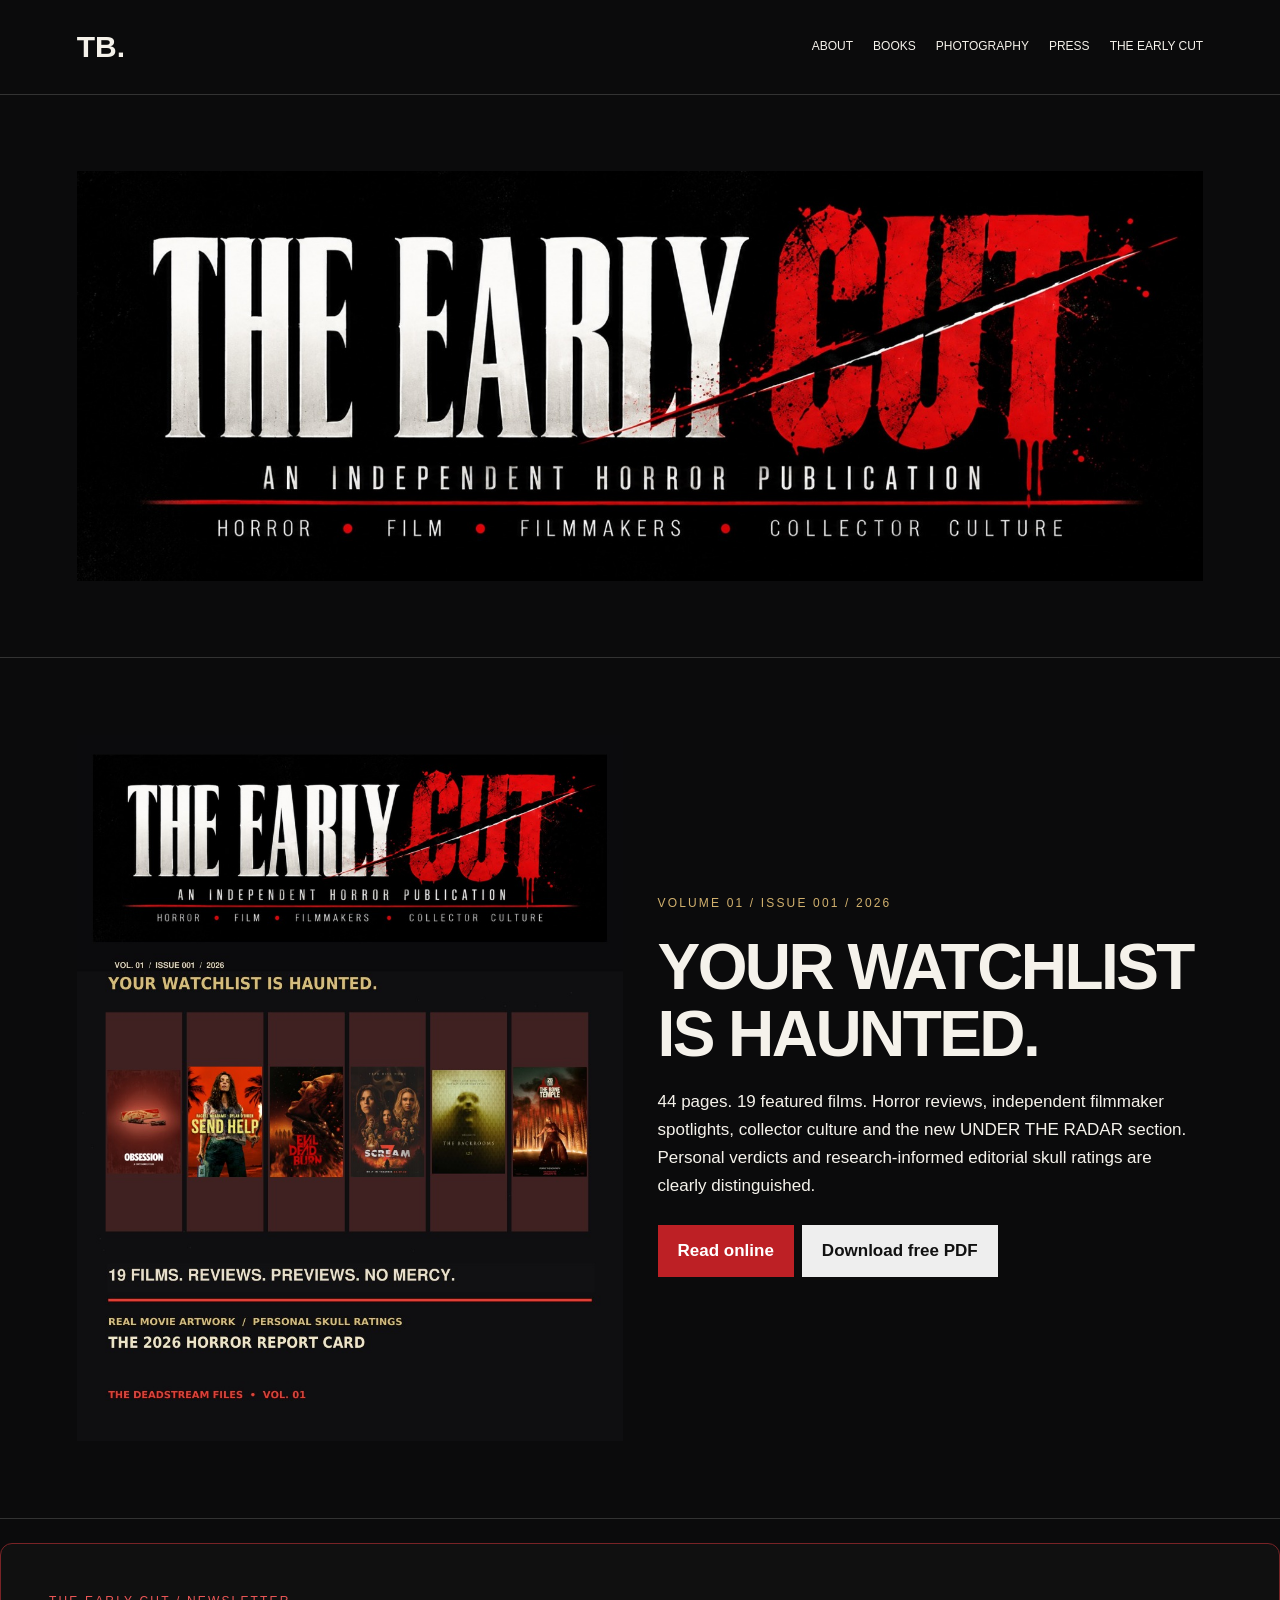
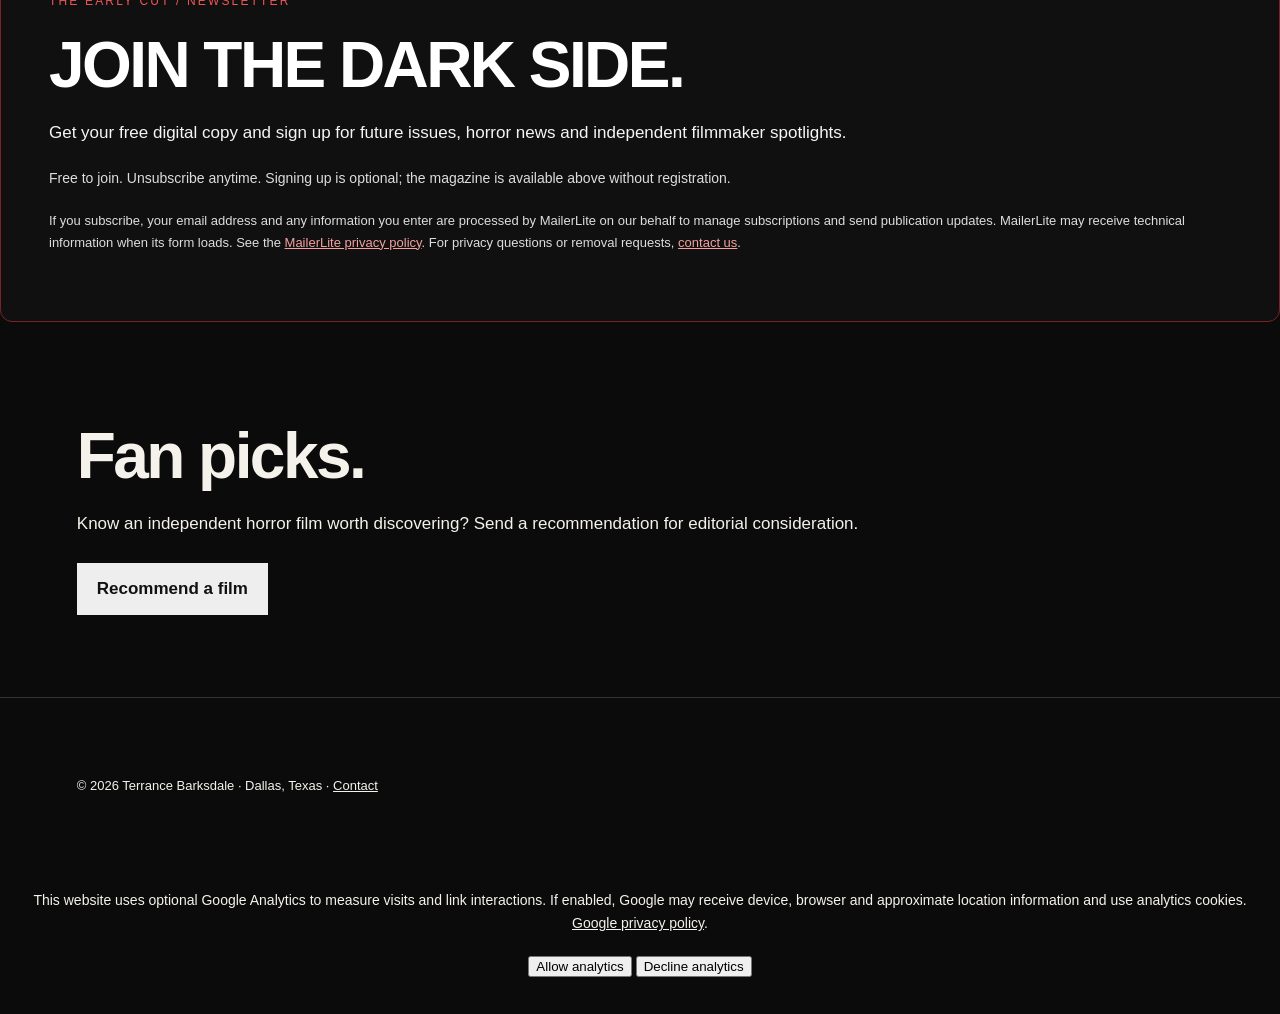
<file: early-cut.html>
<!doctype html><html lang="en"><head><meta charset="utf-8"><meta name="viewport" content="width=device-width,initial-scale=1"><title>THE EARLY CUT | Independent Horror Publication</title><meta name="description" content="Issue 001 of THE EARLY CUT: horror reviews, filmmaker spotlights and collector culture."><link rel="canonical" href="https://terrancebarksdale.github.io/early-cut.html"><link rel="stylesheet" href="style.css"><!-- Google Analytics: load only after visitor consent -->
<script>
function enableAnalytics(){
 if(window.analyticsEnabled)return;
 window['ga-disable-G-5J63CN65SB']=false;
 window.analyticsEnabled=true;
 window.dataLayer=window.dataLayer||[];
 function gtag(){dataLayer.push(arguments);}
 gtag('js',new Date());
 gtag('config','G-5J63CN65SB');
 var script=document.createElement('script');
 script.async=true;
 script.src='https://www.googletagmanager.com/gtag/js?id=G-5J63CN65SB';
 document.head.appendChild(script);
}
</script>
<!-- MailerLite Universal -->
<script>
(function(w,d,e,u,f,l,n){w[f]=w[f]||function(){(w[f].q=w[f].q||[]).push(arguments);},l=d.createElement(e),l.async=1,l.src=u,n=d.getElementsByTagName(e)[0],n.parentNode.insertBefore(l,n);})(window,document,'script','https://assets.mailerlite.com/js/universal.js','ml');
ml('account', '2829560');
</script>
<!-- End MailerLite Universal -->
</head><body><header><a href="index.html" style="font-size:30px;font-weight:900;text-decoration:none">TB.</a><nav><a href="index.html#about">About</a><a href="index.html#books">Books</a><a href="index.html#photography">Photography</a><a href="index.html#press">Press</a><a href="early-cut.html">The Early Cut</a></nav></header><main><section><img class="banner" src="assets/the-early-cut-banner.jpg" alt="The Early Cut independent horror publication"></section><section class="split"><img src="assets/the-early-cut-issue-001.jpg" alt="Issue 001 cover"><div><p class="eyebrow">Volume 01 / Issue 001 / 2026</p><h2>YOUR WATCHLIST IS HAUNTED.</h2><p>44 pages. 19 featured films. Horror reviews, independent filmmaker spotlights, collector culture and the new UNDER THE RADAR section. Personal verdicts and research-informed editorial skull ratings are clearly distinguished.</p><a class="button red" href="the-early-cut-issue-001.pdf" data-magazine-event="magazine_read_click" target="_blank" rel="noopener">Read online</a><a class="button" href="the-early-cut-issue-001.pdf" data-magazine-event="magazine_download_click" download>Download free PDF</a></div></section><section id="subscribe" style="background:#101010;color:#f5f5f5;border:1px solid #792326;border-radius:12px;padding:clamp(20px,5vw,48px);margin:24px 0;">
<p class="eyebrow" style="color:#ed5757;">THE EARLY CUT / NEWSLETTER</p>
<h2 style="color:#fff;">JOIN THE DARK SIDE.</h2>
<p>Get your free digital copy and sign up for future issues, horror news and independent filmmaker spotlights.</p>
<div class="ml-embedded" data-form="8EUhbO"></div>
<p style="font-size:14px;color:#ddd;">Free to join. Unsubscribe anytime. Signing up is optional; the magazine is available above without registration.</p>
<p style="font-size:13px;color:#ddd;">If you subscribe, your email address and any information you enter are processed by MailerLite on our behalf to manage subscriptions and send publication updates. MailerLite may receive technical information when its form loads. See the <a style="color:#f5a0a0;" href="https://www.mailerlite.com/legal/privacy-policy">MailerLite privacy policy</a>. For privacy questions or removal requests, <a style="color:#f5a0a0;" href="mailto:tb7021000@gmail.com">contact us</a>.</p>
</section><section><h2>Fan picks.</h2><p>Know an independent horror film worth discovering? Send a recommendation for editorial consideration.</p><a class="button" href="mailto:tb7021000@gmail.com?subject=The%20Early%20Cut%20Fan%20Picks">Recommend a film</a></section></main><footer>© 2026 Terrance Barksdale · Dallas, Texas · <a href="mailto:tb7021000@gmail.com">Contact</a></footer><div id="analytics-preferences" style="padding:16px;text-align:center;font-size:14px;">
<p>This website uses optional Google Analytics to measure visits and link interactions. If enabled, Google may receive device, browser and approximate location information and use analytics cookies. <a href="https://policies.google.com/privacy">Google privacy policy</a>.</p>
<button type="button" id="analytics-accept">Allow analytics</button> <button type="button" id="analytics-decline">Decline analytics</button>
<p id="analytics-status" aria-live="polite"></p>
</div>
<script>
(function(){
 var key='site-analytics-consent';
 function get(){try{return localStorage.getItem(key);}catch(e){return null;}}
 function set(v){try{localStorage.setItem(key,v);}catch(e){}}
 var status=document.getElementById('analytics-status');
 if(get()==='yes'){enableAnalytics();status.textContent='Analytics enabled.';}
 if(get()==='no')status.textContent='Analytics declined.';
 document.getElementById('analytics-accept').onclick=function(){set('yes');enableAnalytics();status.textContent='Analytics enabled.';};
 document.getElementById('analytics-decline').onclick=function(){set('no');window['ga-disable-G-5J63CN65SB']=true;document.cookie.split(';').forEach(function(c){var n=c.split('=')[0].trim();if(n==='_ga'||n.indexOf('_ga_')===0){document.cookie=n+'=; Max-Age=0; path=/';document.cookie=n+'=; Max-Age=0; path=/; domain='+location.hostname;}});status.textContent='Analytics declined.';if(window.analyticsEnabled)location.reload();};
})();
</script>
<script>
document.addEventListener('click',function(e){
 var a=e.target.closest('a[data-magazine-event]');
 if(!a || !window.analyticsEnabled || window['ga-disable-G-5J63CN65SB'])return;
 try{if(localStorage.getItem('site-analytics-consent')!=='yes')return;}catch(err){return;}
 (function(){window.dataLayer.push(arguments);})('event',a.dataset.magazineEvent,{magazine_issue:'001',link_url:a.href});
});
</script>
</body></html>
</file>
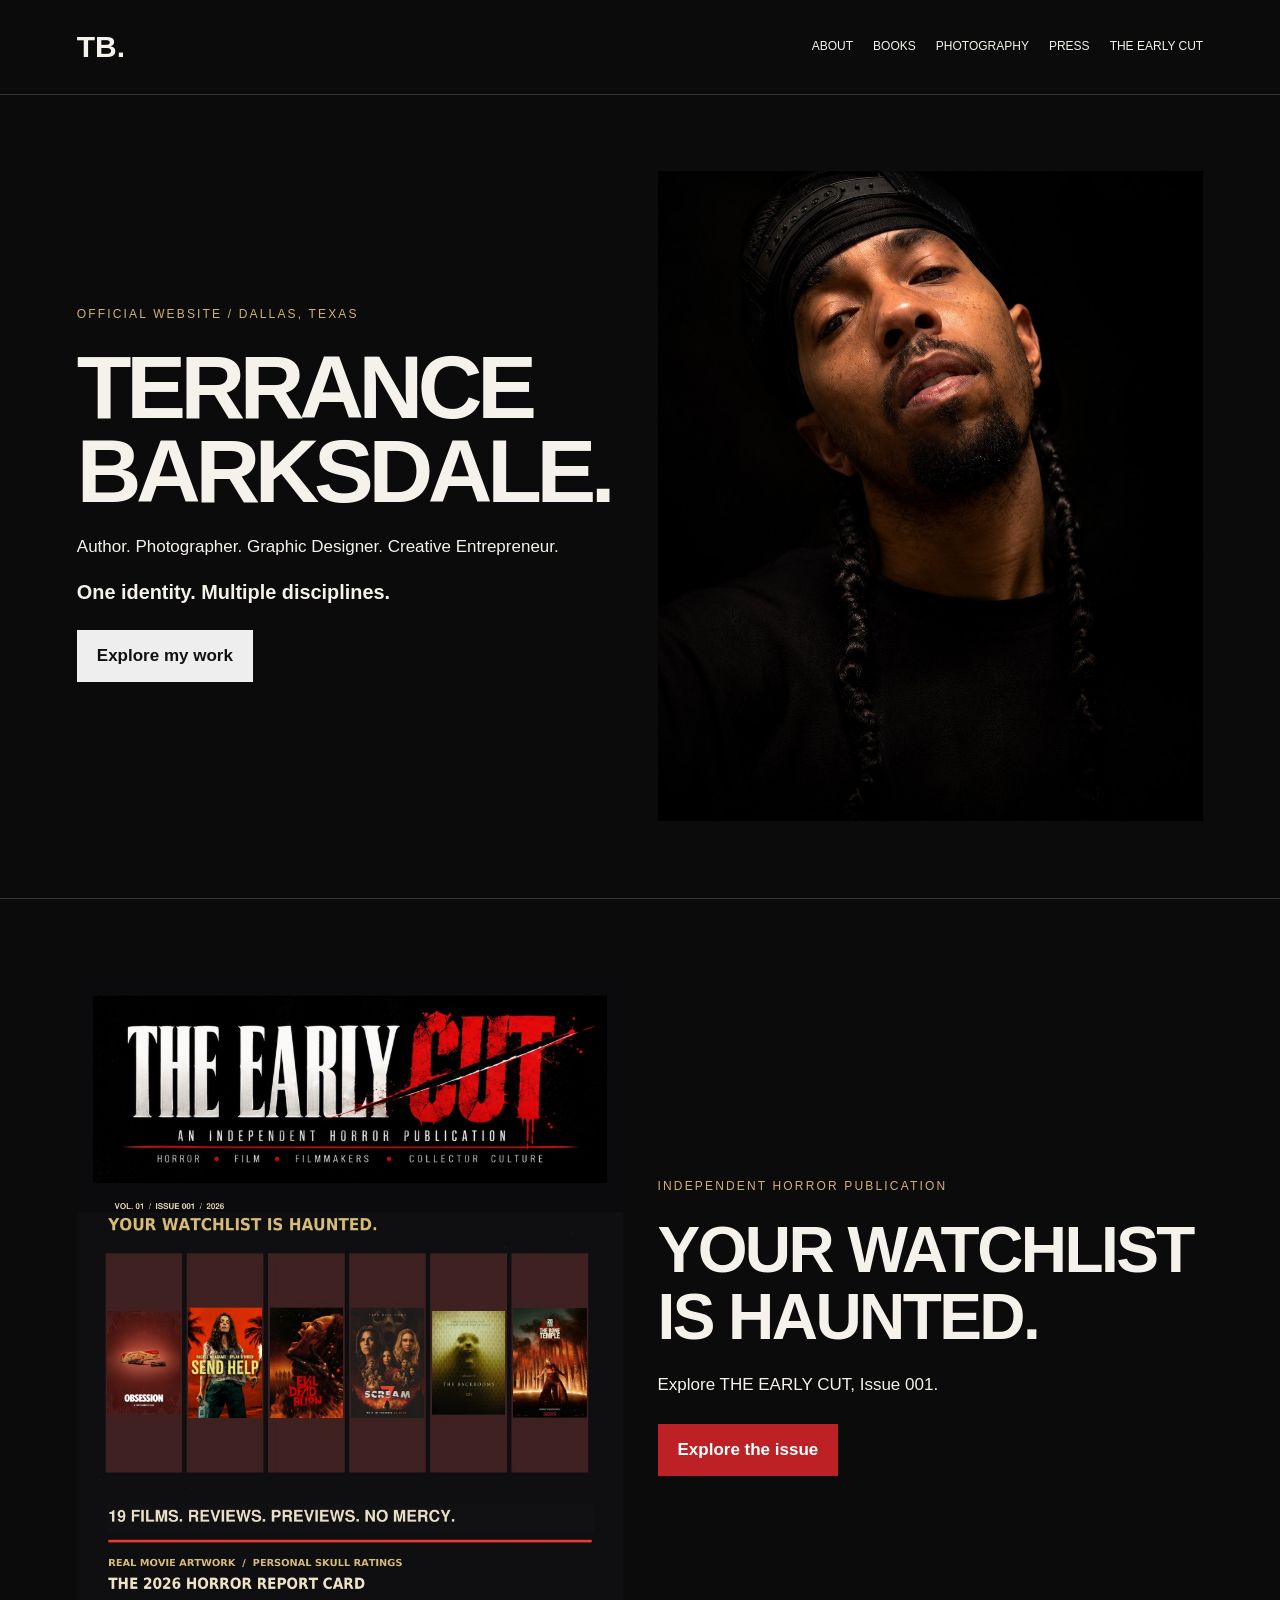
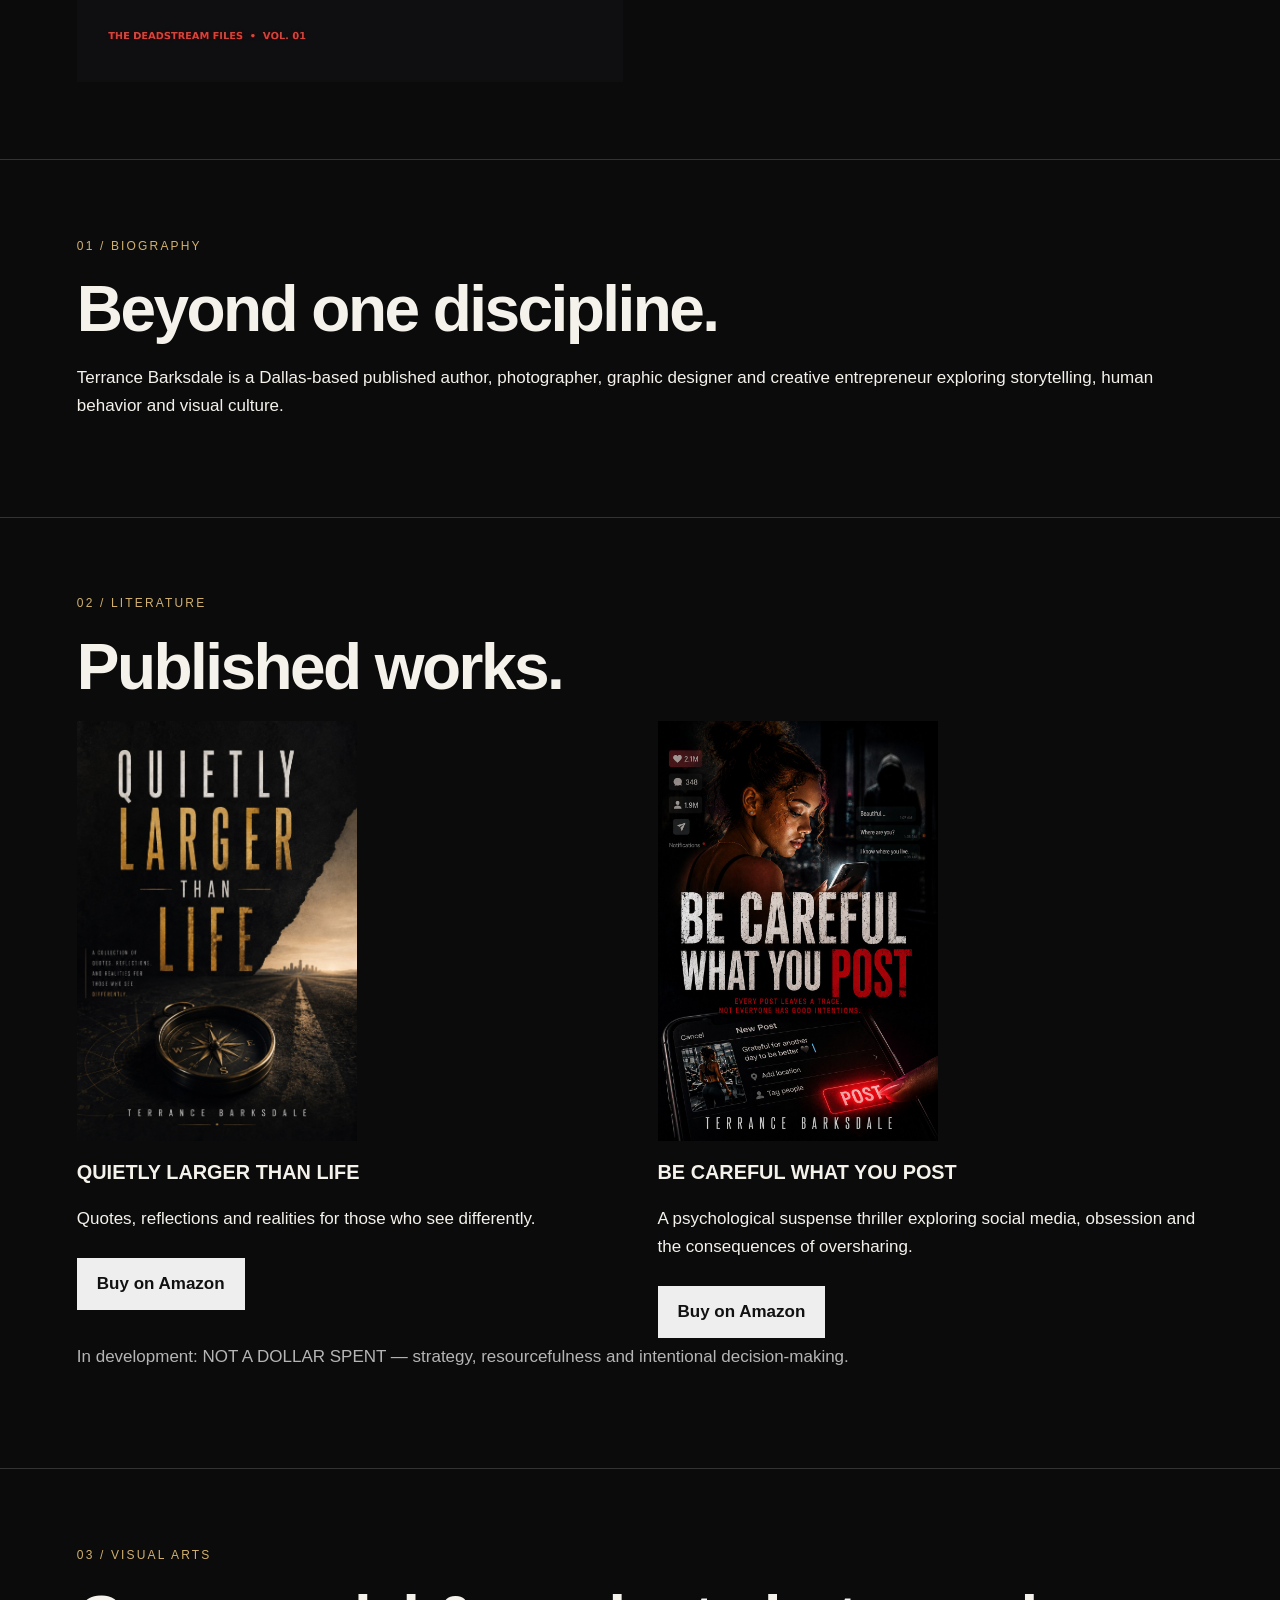
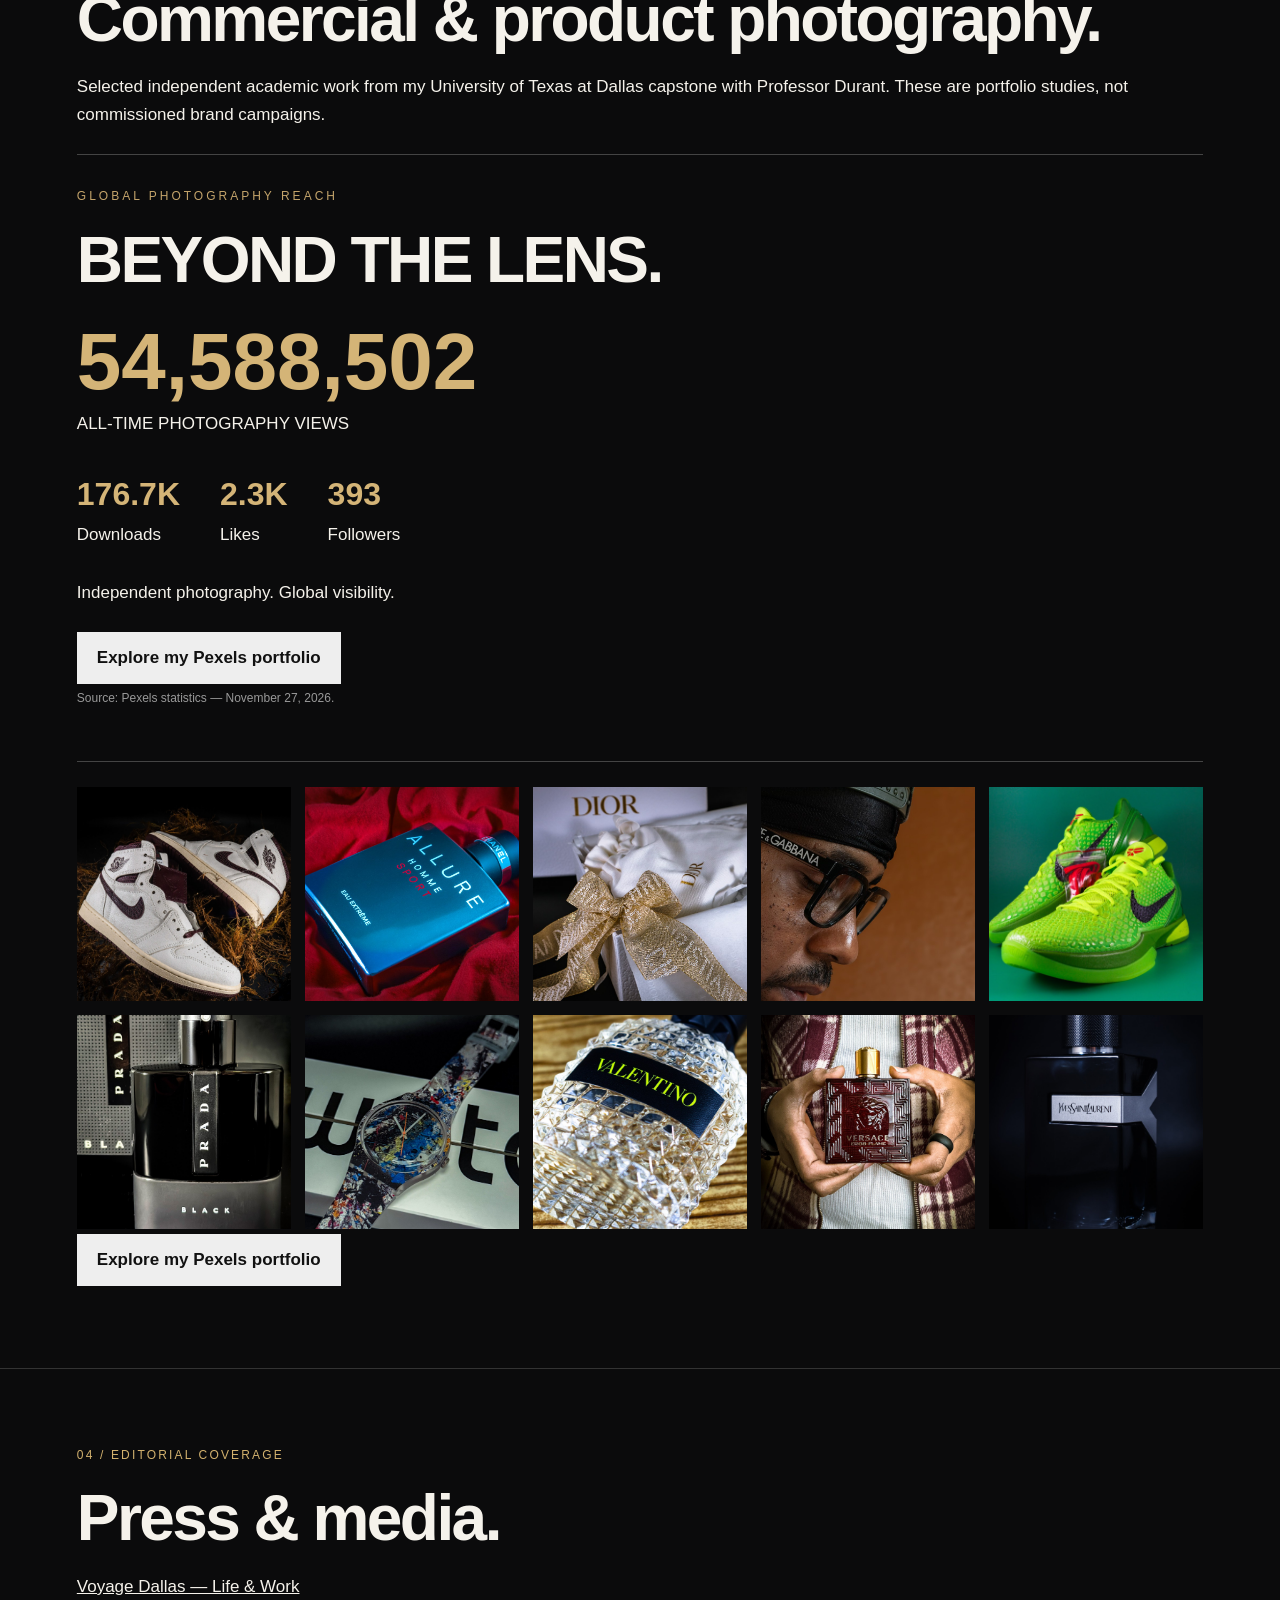
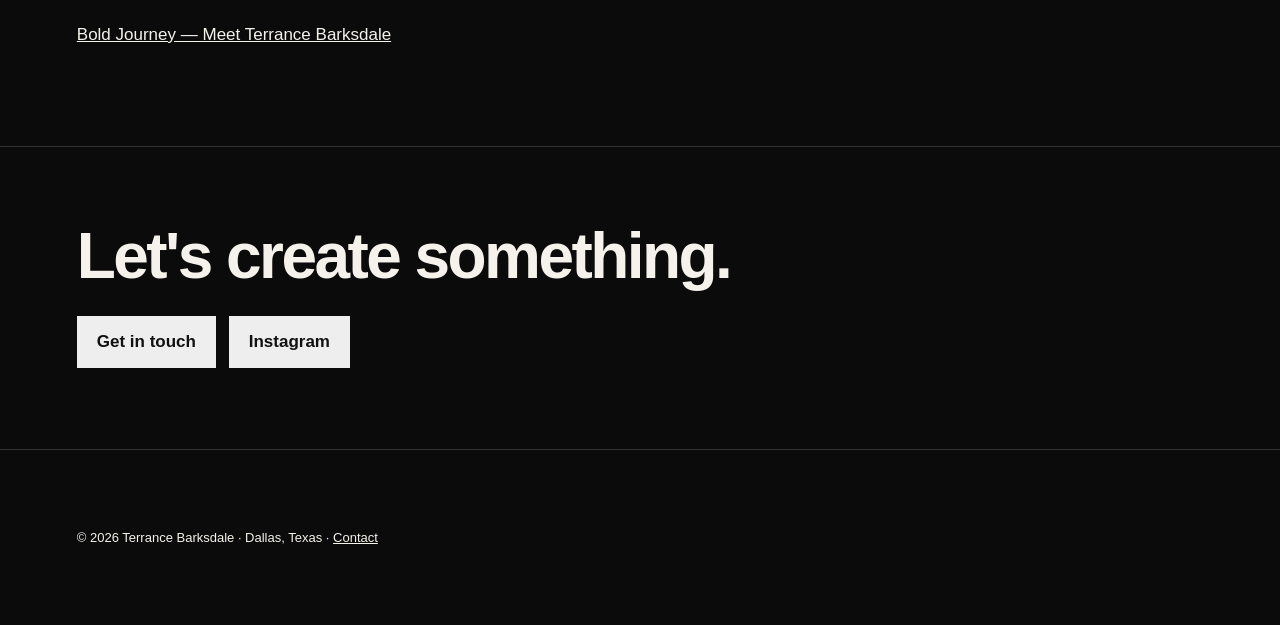
<file: index-2.html>
<!doctype html>
<html lang="en">
<head>
<meta charset="utf-8">
<meta name="viewport" content="width=device-width,initial-scale=1">
<title>Terrance Barksdale | Author & Photographer</title>
<meta name="description" content="Official website of Terrance Barksdale, Dallas author, photographer and creative entrepreneur.">
<link rel="canonical" href="https://terrancebarksdale.github.io/">
<link rel="stylesheet" href="style.css">
<script type="application/ld+json">
{"@context":"https://schema.org","@type":"Person","name":"Terrance Barksdale","url":"https://terrancebarksdale.github.io/","jobTitle":["Author","Photographer","Graphic Designer","Creative Entrepreneur"],"sameAs":["https://www.instagram.com/terranceb_official/","https://www.pexels.com/@perfect-lens/"]}
</script>
</head>
<body>
<header>
<a href="index.html" style="font-size:30px;font-weight:900;text-decoration:none">TB.</a>
<nav>
<a href="index.html#about">About</a>
<a href="index.html#books">Books</a>
<a href="index.html#photography">Photography</a>
<a href="index.html#press">Press</a>
<a href="early-cut.html">The Early Cut</a>
</nav>
</header>
<main>

<section class="hero">
<div>
<p class="eyebrow">Official website / Dallas, Texas</p>
<h1>TERRANCE<br>BARKSDALE.</h1>
<p>Author. Photographer. Graphic Designer. Creative Entrepreneur.</p>
<h3>One identity. Multiple disciplines.</h3>
<a class="button" href="#books">Explore my work</a>
</div>
<img src="assets/portrait.jpg" alt="Terrance Barksdale portrait">
</section>

<section class="split">
<img src="assets/the-early-cut-issue-001.jpg" alt="The Early Cut issue 001 cover">
<div>
<p class="eyebrow">Independent horror publication</p>
<h2>YOUR WATCHLIST IS HAUNTED.</h2>
<p>Explore THE EARLY CUT, Issue 001.</p>
<a class="button red" href="early-cut.html">Explore the issue</a>
</div>
</section>

<section id="about">
<p class="eyebrow">01 / Biography</p>
<h2>Beyond one discipline.</h2>
<p>Terrance Barksdale is a Dallas-based published author, photographer, graphic designer and creative entrepreneur exploring storytelling, human behavior and visual culture.</p>
</section>

<section id="books">
<p class="eyebrow">02 / Literature</p>
<h2>Published works.</h2>
<div class="books">
<article>
<img src="assets/quietly-larger-than-life.jpg" alt="Quietly Larger Than Life book cover">
<h3>QUIETLY LARGER THAN LIFE</h3>
<p>Quotes, reflections and realities for those who see differently.</p>
<a class="button" href="https://a.co/d/0bERspZz">Buy on Amazon</a>
</article>
<article>
<img src="assets/be-careful-what-you-post.jpg" alt="Be Careful What You Post book cover">
<h3>BE CAREFUL WHAT YOU POST</h3>
<p>A psychological suspense thriller exploring social media, obsession and the consequences of oversharing.</p>
<a class="button" href="https://a.co/d/0eMKzllK">Buy on Amazon</a>
</article>
</div>
<p class="muted">In development: NOT A DOLLAR SPENT — strategy, resourcefulness and intentional decision-making.</p>
</section>

<section id="photography">
<p class="eyebrow">03 / Visual arts</p>
<h2>Commercial &amp; product photography.</h2>
<p>Selected independent academic work from my University of Texas at Dallas capstone with Professor Durant. These are portfolio studies, not commissioned brand campaigns.</p>

<div style="padding:32px 0;margin:25px 0;border-top:1px solid #444;border-bottom:1px solid #444;">
<p style="color:#c4a46b;letter-spacing:3px;font-size:12px;">GLOBAL PHOTOGRAPHY REACH</p>
<h2>BEYOND THE LENS.</h2>
<div style="font-size:clamp(30px,7vw,80px);font-weight:900;color:#d4b477;line-height:1.2;overflow-wrap:anywhere;">54,588,502</div>
<p>ALL-TIME PHOTOGRAPHY VIEWS</p>
<div style="display:flex;flex-wrap:wrap;gap:40px;margin:30px 0;">
<div>
<strong style="font-size:32px;color:#d4b477;">176.7K</strong><br>
Downloads
</div>
<div>
<strong style="font-size:32px;color:#d4b477;">2.3K</strong><br>
Likes
</div>
<div>
<strong style="font-size:32px;color:#d4b477;">393</strong><br>
Followers
</div>
</div>
<p>Independent photography. Global visibility.</p>
<a class="button" href="https://www.pexels.com/@perfect-lens/" target="_blank" rel="noopener">Explore my Pexels portfolio</a>
<p style="font-size:12px;color:#999;">Source: Pexels statistics — November 27, 2026.</p>
</div>

<div class="gallery">
<a href="assets/air-jordan.jpg"><img loading="lazy" src="assets/air-jordan.jpg" alt="Air Jordan — capstone product photography"></a>
<a href="assets/chanel-allure.jpg"><img loading="lazy" src="assets/chanel-allure.jpg" alt="Chanel Allure — capstone product photography"></a>
<a href="assets/dior-packaging.jpg"><img loading="lazy" src="assets/dior-packaging.jpg" alt="Dior Packaging — capstone product photography"></a>
<a href="assets/fashion-eyewear.jpg"><img loading="lazy" src="assets/fashion-eyewear.jpg" alt="Fashion Eyewear — capstone product photography"></a>
<a href="assets/nike-kobe.jpg"><img loading="lazy" src="assets/nike-kobe.jpg" alt="Nike Kobe — capstone product photography"></a>
<a href="assets/prada-black.jpg"><img loading="lazy" src="assets/prada-black.jpg" alt="Prada Black — capstone product photography"></a>
<a href="assets/swatch-timepiece.jpg"><img loading="lazy" src="assets/swatch-timepiece.jpg" alt="Swatch Timepiece — capstone product photography"></a>
<a href="assets/valentino-fragrance.jpg"><img loading="lazy" src="assets/valentino-fragrance.jpg" alt="Valentino Fragrance — capstone product photography"></a>
<a href="assets/versace-eros.jpg"><img loading="lazy" src="assets/versace-eros.jpg" alt="Versace Eros — capstone product photography"></a>
<a href="assets/ysl-fragrance.jpg"><img loading="lazy" src="assets/ysl-fragrance.jpg" alt="Ysl Fragrance — capstone product photography"></a>
</div>
<a class="button" href="https://www.pexels.com/@perfect-lens/">Explore my Pexels portfolio</a>
</section>

<section id="press">
<p class="eyebrow">04 / Editorial coverage</p>
<h2>Press &amp; media.</h2>
<p><a href="https://voyagedallas.com/interview/life-work-with-terrance-barksdale-of-national/">Voyage Dallas — Life &amp; Work</a></p>
<p><a href="https://boldjourney.com/meet-terrance-barksdale-2/">Bold Journey — Meet Terrance Barksdale</a></p>
</section>

<section>
<h2>Let's create something.</h2>
<a class="button" href="mailto:tb7021000@gmail.com">Get in touch</a>
<a class="button" href="https://www.instagram.com/terranceb_official/">Instagram</a>
</section>

</main>
<footer>© 2026 Terrance Barksdale · Dallas, Texas · <a href="mailto:tb7021000@gmail.com">Contact</a></footer>
</body>
</html>
</file>
<file: style.css>
*{box-sizing:border-box}html{scroll-behavior:smooth}body{margin:0;background:#0b0b0c;color:#f5f2eb;font:17px/1.65 Arial,sans-serif}a{color:inherit}header,section,footer{padding:clamp(24px,6vw,90px);max-width:1440px;margin:auto}header{display:flex;justify-content:space-between;align-items:center;padding-top:22px;padding-bottom:22px;gap:20px;flex-wrap:wrap;border-bottom:1px solid #333}nav{display:flex;gap:20px;flex-wrap:wrap;font-size:12px;text-transform:uppercase}nav a{text-decoration:none}h1,h2,h3,p{margin:0 0 20px}h1{font-size:clamp(40px,7vw,105px);line-height:.94;letter-spacing:-.06em}h2{font-size:clamp(30px,5vw,65px);line-height:1.05;letter-spacing:-.04em}h3{line-height:1.2}.eyebrow{color:#d2b16e;font-size:12px;letter-spacing:.18em;text-transform:uppercase}.hero,.split{display:grid;grid-template-columns:1fr 1fr;gap:35px;align-items:center}.hero img{width:100%;max-height:650px;object-fit:cover;object-position:center 30%}.button{display:inline-block;background:#eee;color:#111;padding:12px 20px;text-decoration:none;font-weight:bold;margin:5px 8px 5px 0}.red{background:#bd2025;color:white}.gallery{display:grid;grid-template-columns:repeat(auto-fit,minmax(190px,1fr));gap:14px}.gallery img{width:100%;aspect-ratio:1;object-fit:cover}img{max-width:100%;display:block}.books{display:grid;grid-template-columns:repeat(2,1fr);gap:35px}.books img{max-height:420px;width:auto;margin-bottom:20px}section{border-bottom:1px solid #333}.muted{color:#b5b5b5}footer{font-size:13px}.banner{width:100%}@media(max-width:650px){.hero,.split,.books{grid-template-columns:1fr}.hero img{max-height:460px}nav{gap:12px}}
</file>
